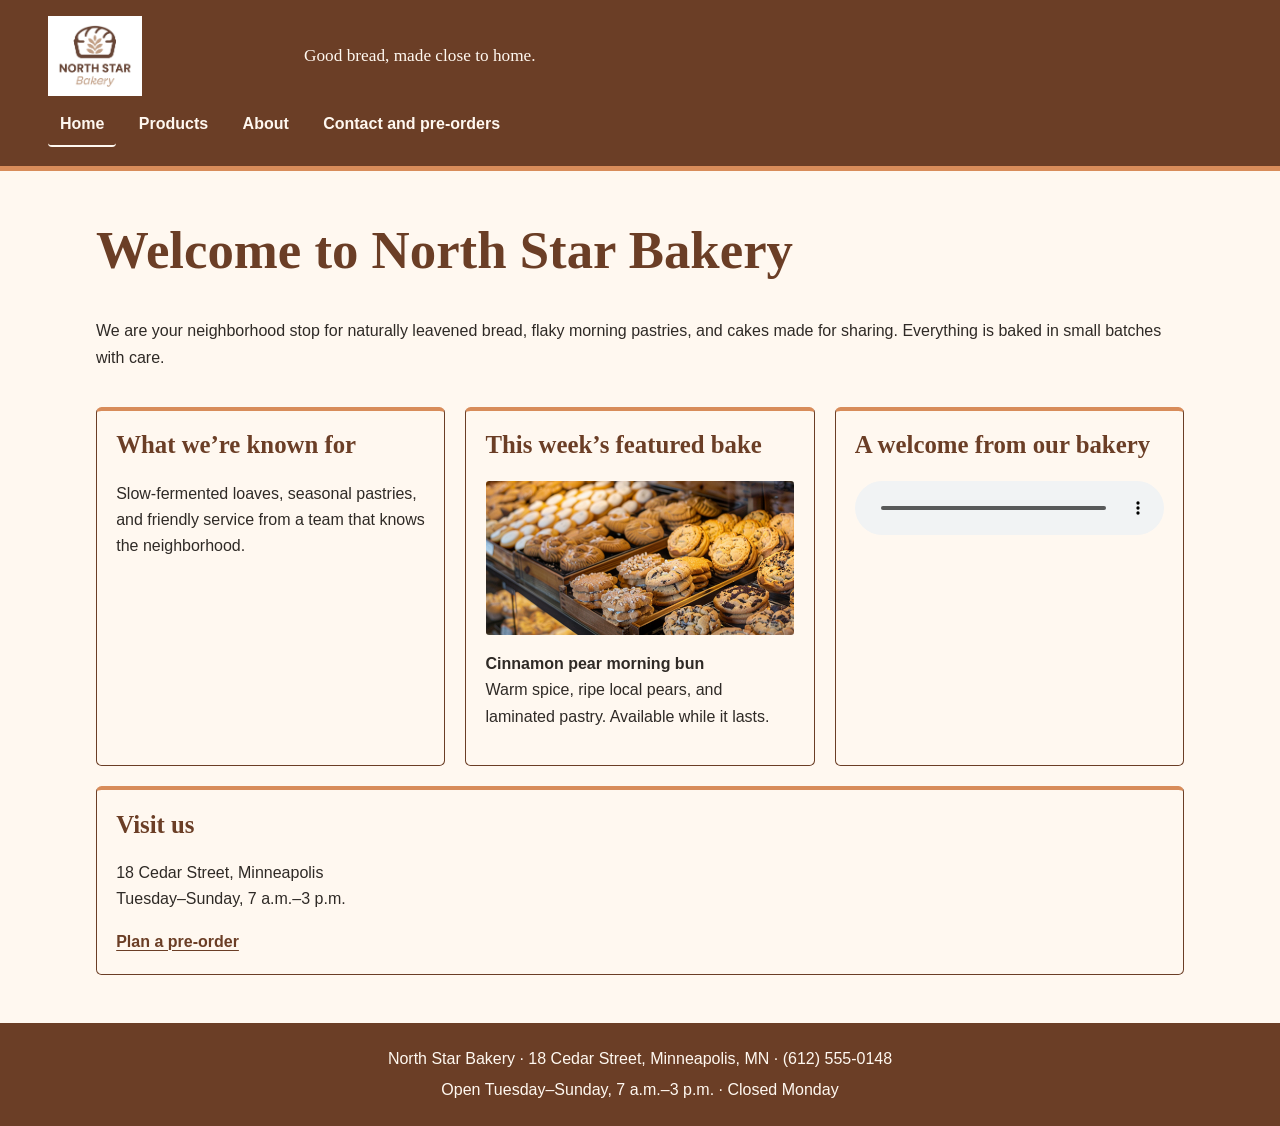
<file: index.html>
<!DOCTYPE html>
<html lang="en">
<head>
  <meta charset="utf-8">
  <meta name="viewport" content="width=device-width, initial-scale=1">
  <meta name="description" content="Naturally leavened bread, seasonal pastries, and celebration cakes from North Star Bakery in Minneapolis.">
  <link rel="stylesheet" href="styles.css">
  <title>Welcome | North Star Bakery</title>
</head>
<body>
  <a class="skip-link" href="#main-content">Skip to content</a>
  <header class="site-header">
    <a href="index.html" aria-label="North Star Bakery home"><img src="assets/bakery-logo.png" alt="North Star Bakery"></a>
    <p>Good bread, made close to home.</p>
    <nav class="site-nav" aria-label="Main navigation">
      <ul>
        <li><a href="index.html" aria-current="page">Home</a></li>
        <li><a href="services.html">Products</a></li>
        <li><a href="about.html">About</a></li>
        <li><a href="contact.html">Contact and pre-orders</a></li>
      </ul>
    </nav>
  </header>
  <main id="main-content">
    <h1>Welcome to North Star Bakery</h1>
    <div class="content-grid">
      <p>We are your neighborhood stop for naturally leavened bread, flaky morning pastries, and cakes made for sharing. Everything is baked in small batches with care.</p>
      <section aria-labelledby="known-for">
        <h2 id="known-for">What we’re known for</h2>
        <p>Slow-fermented loaves, seasonal pastries, and friendly service from a team that knows the neighborhood.</p>
      </section>
      <section aria-labelledby="featured">
        <h2 id="featured">This week’s featured bake</h2>
        <picture>
          <source media="(max-width: 600px)" srcset="assets/bakery-feature-small.png">
          <source media="(min-width: 601px)" srcset="assets/bakery-feature-large.png">
          <img src="assets/bakery-feature-large.png" alt="Cinnamon pear morning buns on the bakery counter">
        </picture>
        <p><strong>Cinnamon pear morning bun</strong><br>Warm spice, ripe local pears, and laminated pastry. Available while it lasts.</p>
      </section>
      <section aria-labelledby="welcome-audio">
        <h2 id="welcome-audio">A welcome from our bakery</h2>
        <audio controls preload="metadata">
          <source src="assets/bakery-welcome.mp3" type="audio/mpeg">
          Your browser does not support the audio player. Please visit us at 18 Cedar Street or call (612) 555-0148.
        </audio>
      </section>
      <section aria-labelledby="visit">
        <h2 id="visit">Visit us</h2>
        <p>18 Cedar Street, Minneapolis<br>Tuesday–Sunday, 7 a.m.–3 p.m.</p>
        <a class="text-link" href="contact.html">Plan a pre-order</a>
      </section>
    </div>
  </main>
  <footer class="site-footer">
    <p>North Star Bakery · 18 Cedar Street, Minneapolis, MN · (612) 555-0148</p>
    <p>Open Tuesday–Sunday, 7 a.m.–3 p.m. · Closed Monday</p>
  </footer>
</body>
</html>
</file>
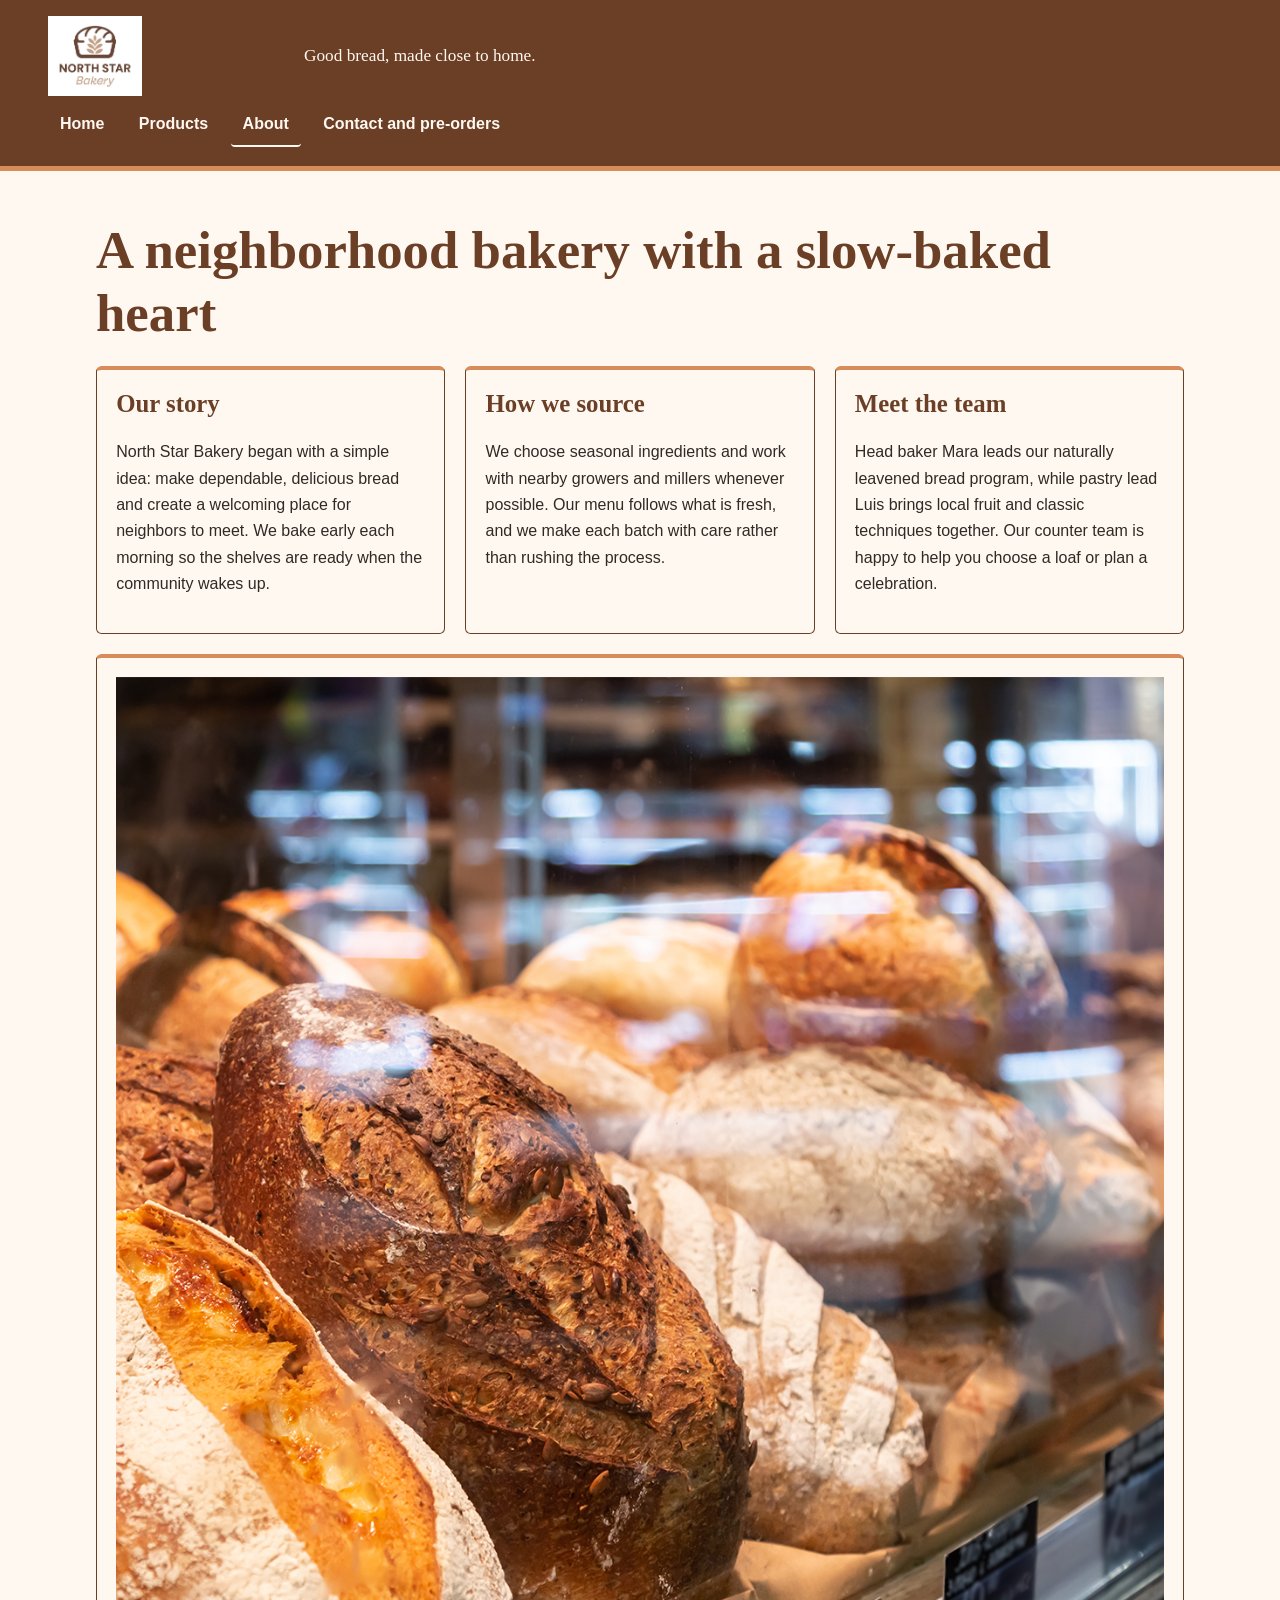
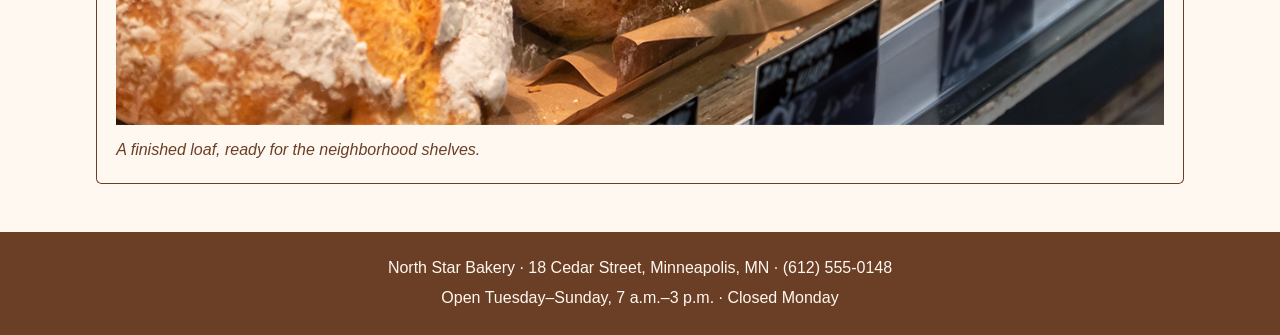
<file: about.html>
<!DOCTYPE html>
<html lang="en">
<head>
  <meta charset="utf-8">
  <meta name="viewport" content="width=device-width, initial-scale=1">
  <meta name="description" content="Learn about North Star Bakery's neighborhood roots, local sourcing, and dedicated baking team.">
  <link rel="stylesheet" href="styles.css">
  <title>About us | North Star Bakery</title>
</head>
<body>
  <a class="skip-link" href="#main-content">Skip to content</a>
  <header class="site-header">
    <a href="index.html" aria-label="North Star Bakery home"><img src="assets/bakery-logo.png" alt="North Star Bakery"></a>
    <p>Good bread, made close to home.</p>
    <nav class="site-nav" aria-label="Main navigation">
      <ul>
        <li><a href="index.html">Home</a></li>
        <li><a href="services.html">Products</a></li>
        <li><a href="about.html" aria-current="page">About</a></li>
        <li><a href="contact.html">Contact and pre-orders</a></li>
      </ul>
    </nav>
  </header>
  <main id="main-content">
    <h1>A neighborhood bakery with a slow-baked heart</h1>
    <div class="content-grid">
      <section><h2>Our story</h2><p>North Star Bakery began with a simple idea: make dependable, delicious bread and create a welcoming place for neighbors to meet. We bake early each morning so the shelves are ready when the community wakes up.</p></section>
      <section><h2>How we source</h2><p>We choose seasonal ingredients and work with nearby growers and millers whenever possible. Our menu follows what is fresh, and we make each batch with care rather than rushing the process.</p></section>
      <section><h2>Meet the team</h2><p>Head baker Mara leads our naturally leavened bread program, while pastry lead Luis brings local fruit and classic techniques together. Our counter team is happy to help you choose a loaf or plan a celebration.</p></section>
      <figure><img src="assets/bakery-bread.png" alt="A freshly baked loaf cooling after the morning bake"><figcaption>A finished loaf, ready for the neighborhood shelves.</figcaption></figure>
    </div>
  </main>
  <footer class="site-footer">
    <p>North Star Bakery · 18 Cedar Street, Minneapolis, MN · (612) 555-0148</p>
    <p>Open Tuesday–Sunday, 7 a.m.–3 p.m. · Closed Monday</p>
  </footer>
</body>
</html>
</file>
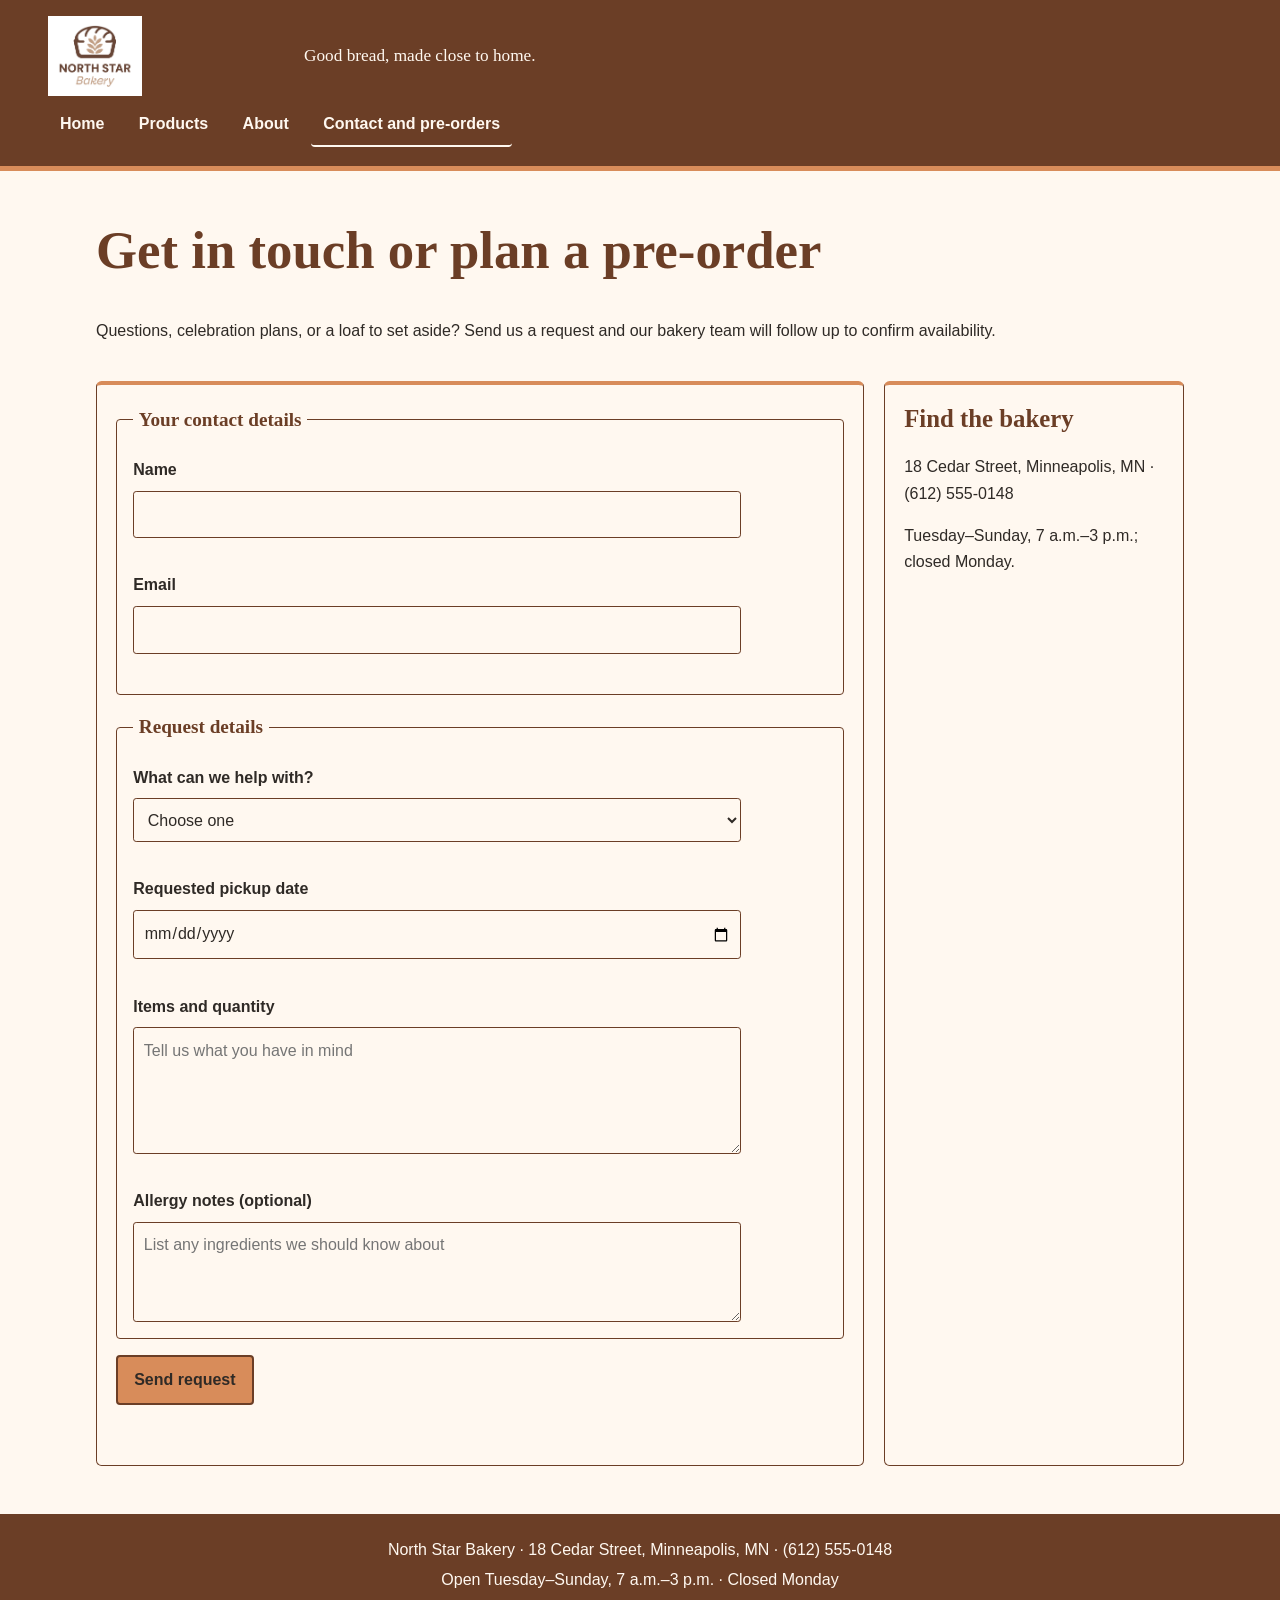
<file: contact.html>
<!DOCTYPE html>
<html lang="en">
<head>
  <meta charset="utf-8">
  <meta name="viewport" content="width=device-width, initial-scale=1">
  <meta name="description" content="Contact North Star Bakery or request bread, pastry, and celebration cake pre-orders.">
  <link rel="stylesheet" href="styles.css">
  <title>Contact and pre-orders | North Star Bakery</title>
</head>
<body>
  <a class="skip-link" href="#main-content">Skip to content</a>
  <header class="site-header">
    <a href="index.html" aria-label="North Star Bakery home"><img src="assets/bakery-logo.png" alt="North Star Bakery"></a>
    <p>Good bread, made close to home.</p>
    <nav class="site-nav" aria-label="Main navigation">
      <ul>
        <li><a href="index.html">Home</a></li>
        <li><a href="services.html">Products</a></li>
        <li><a href="about.html">About</a></li>
        <li><a href="contact.html" aria-current="page">Contact and pre-orders</a></li>
      </ul>
    </nav>
  </header>
  <main id="main-content">
    <h1>Get in touch or plan a pre-order</h1>
    <div class="content-grid">
      <p>Questions, celebration plans, or a loaf to set aside? Send us a request and our bakery team will follow up to confirm availability.</p>
      <form id="preorder-form" action="#" method="get" novalidate>
        <fieldset>
          <legend>Your contact details</legend>
          <label for="name">Name</label><input id="name" name="name" type="text" autocomplete="name" required minlength="2" aria-describedby="name-error">
          <span id="name-error" class="field-error"></span>
          <label for="email">Email</label><input id="email" name="email" type="email" autocomplete="email" required aria-describedby="email-error">
          <span id="email-error" class="field-error"></span>
        </fieldset>
        <fieldset>
          <legend>Request details</legend>
          <label for="request-type">What can we help with?</label>
          <select id="request-type" name="request-type" required aria-describedby="request-type-error"><option value="">Choose one</option><option value="pre-order">Pre-order</option><option value="question">General question</option><option value="event">Event or cake inquiry</option></select>
          <span id="request-type-error" class="field-error"></span>
          <label for="pickup-date">Requested pickup date</label><input id="pickup-date" name="pickup-date" type="date" required aria-describedby="pickup-date-error">
          <span id="pickup-date-error" class="field-error"></span>
          <label for="details">Items and quantity</label><textarea id="details" name="details" rows="4" required minlength="5" placeholder="Tell us what you have in mind" aria-describedby="details-error"></textarea>
          <span id="details-error" class="field-error"></span>
          <label for="allergies">Allergy notes (optional)</label><textarea id="allergies" name="allergies" rows="3" placeholder="List any ingredients we should know about"></textarea>
        </fieldset>
        <button type="submit">Send request</button>
        <p id="form-status" class="form-status" role="status" aria-live="polite"></p>
      </form>
      <section><h2>Find the bakery</h2><p>18 Cedar Street, Minneapolis, MN · (612) 555-0148</p><p>Tuesday–Sunday, 7 a.m.–3 p.m.; closed Monday.</p></section>
    </div>
  </main>
  <footer class="site-footer">
    <p>North Star Bakery · 18 Cedar Street, Minneapolis, MN · (612) 555-0148</p>
    <p>Open Tuesday–Sunday, 7 a.m.–3 p.m. · Closed Monday</p>
  </footer>
  <script src="app.js" defer></script>
</body>
</html>
</file>
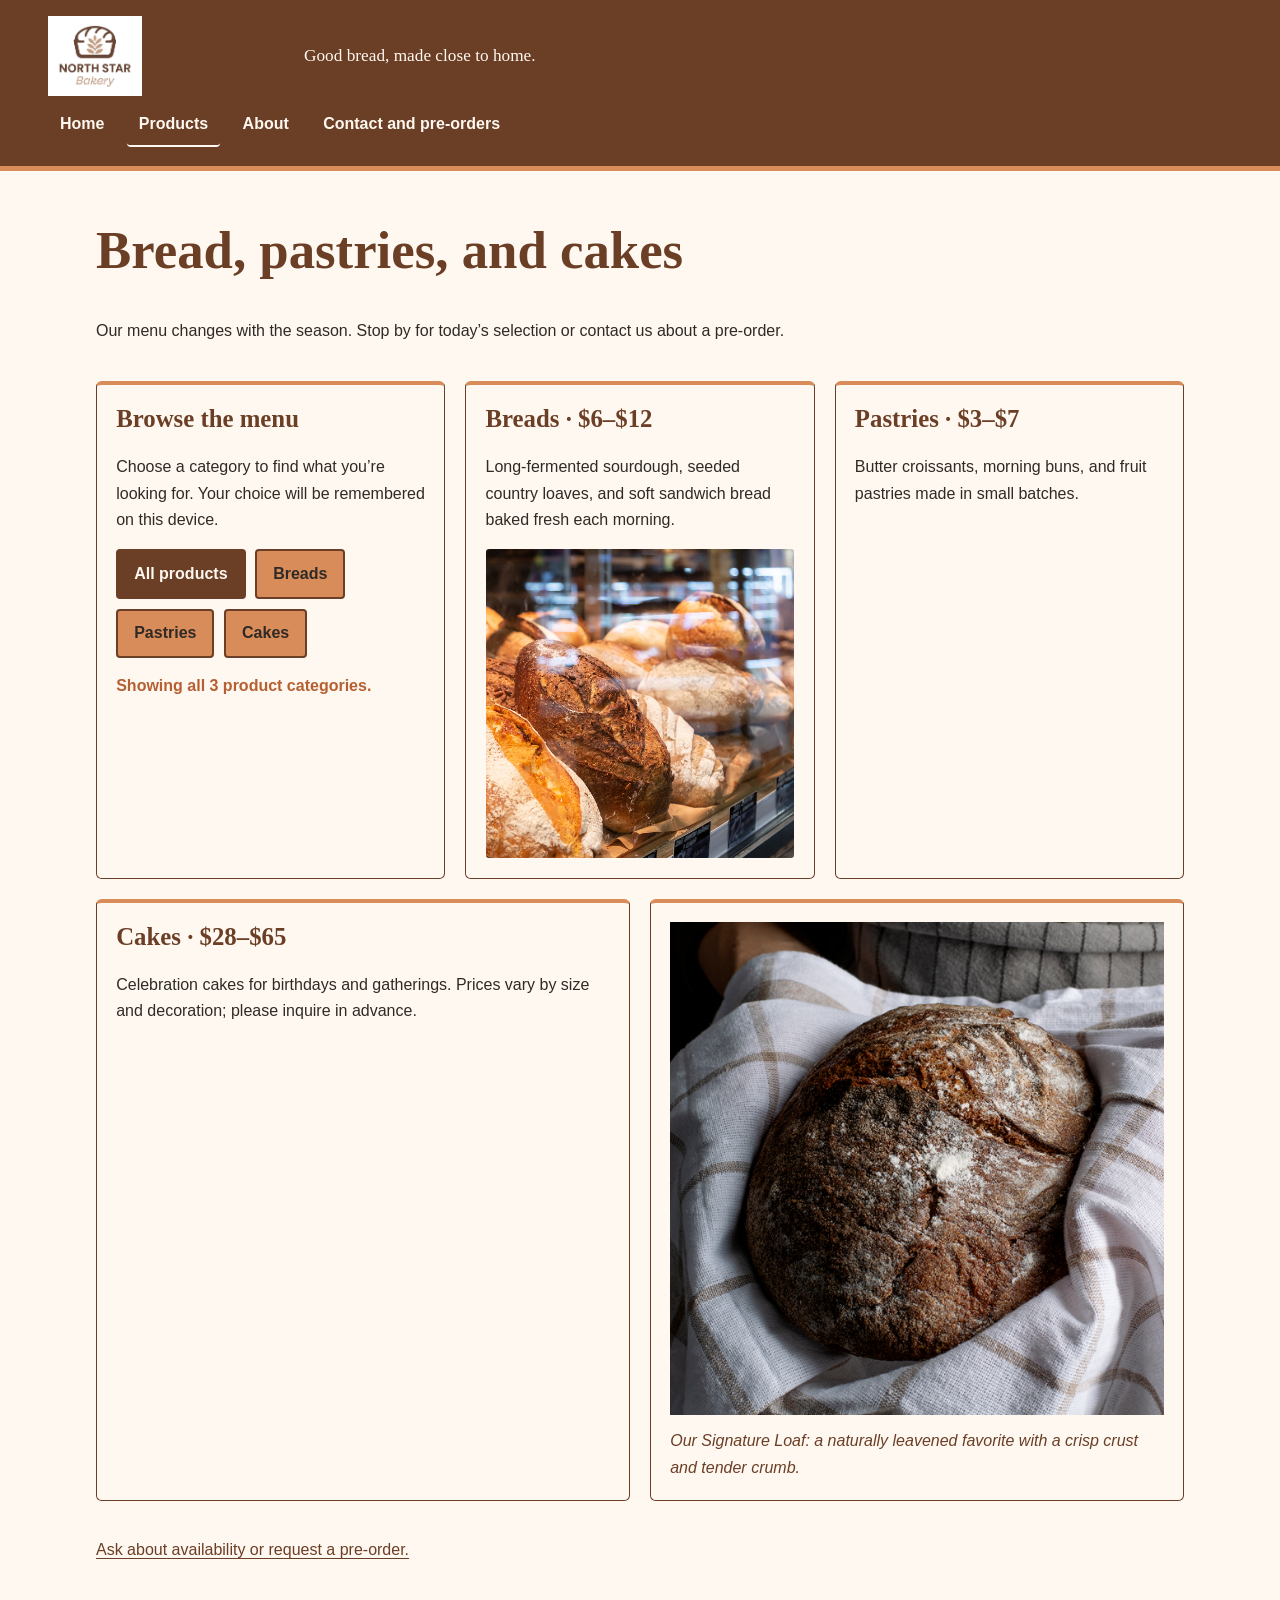
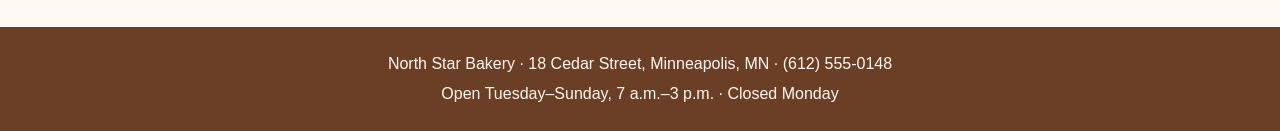
<file: services.html>
<!DOCTYPE html>
<html lang="en">
<head>
  <meta charset="utf-8">
  <meta name="viewport" content="width=device-width, initial-scale=1">
  <link rel="stylesheet" href="styles.css">
  <title>Products | North Star Bakery</title>
</head>
<body>
  <a class="skip-link" href="#main-content">Skip to content</a>
  <header class="site-header">
    <a href="index.html"><img src="assets/bakery-logo.png" alt="North Star Bakery"></a>
    <p>Good bread, made close to home.</p>
<nav class="site-nav" aria-label="Main navigation">
      <ul>
        <li><a href="index.html">Home</a></li>
        <li><a href="services.html" aria-current="page">Products</a></li>
        <li><a href="about.html">About</a></li>
        <li><a href="contact.html">Contact and pre-orders</a></li>
      </ul>
    </nav>
  </header>
  <main id="main-content">
    <h1>Bread, pastries, and cakes</h1>
    <div class="content-grid">
    <p>Our menu changes with the season. Stop by for today’s selection or contact us about a pre-order.</p>
    <section class="product-filters" aria-labelledby="filter-heading">
      <h2 id="filter-heading">Browse the menu</h2>
      <p>Choose a category to find what you’re looking for. Your choice will be remembered on this device.</p>
      <div class="filter-options" role="group" aria-label="Filter products by category">
        <button type="button" data-filter="all" aria-pressed="true">All products</button>
        <button type="button" data-filter="bread" aria-pressed="false">Breads</button>
        <button type="button" data-filter="pastry" aria-pressed="false">Pastries</button>
        <button type="button" data-filter="cake" aria-pressed="false">Cakes</button>
      </div>
      <p id="filter-status" class="form-status" role="status" aria-live="polite"></p>
    </section>
    <section id="breads" class="product-category"><h2>Breads · $6–$12</h2><p>Long-fermented sourdough, seeded country loaves, and soft sandwich bread baked fresh each morning.</p><img src="assets/bakery-bread.png" alt="Rustic freshly baked artisan bread"></section>
    <section id="pastries" class="product-category"><h2>Pastries · $3–$7</h2><p>Butter croissants, morning buns, and fruit pastries made in small batches.</p></section>
    <section id="cakes" class="product-category"><h2>Cakes · $28–$65</h2><p>Celebration cakes for birthdays and gatherings. Prices vary by size and decoration; please inquire in advance.</p></section>
    <figure><img src="assets/bakery-signature-loaf.png" alt="North Star Bakery’s signature golden-crusted sourdough loaf"><figcaption>Our Signature Loaf: a naturally leavened favorite with a crisp crust and tender crumb.</figcaption></figure>
    <p><a href="contact.html">Ask about availability or request a pre-order.</a></p>
    </div>
  </main>
  <footer class="site-footer">
    <p>North Star Bakery · 18 Cedar Street, Minneapolis, MN · (612) 555-0148</p>
    <p>Open Tuesday–Sunday, 7 a.m.–3 p.m. · Closed Monday</p>
  </footer>
  <script src="app.js" defer></script>
</body>
</html>
</file>
<file: styles.css>
/* North Star Bakery: a warm, readable palette shared across every page. */
:root {
  color-scheme: light;
  --cream: #FFF8F0;
  --brown: #6B3E26;
  --peach: #D88C5A;
  --charcoal: #2F2A26;
  --accent-dark: #B65F32;
  --content-width: 68rem;
}

* { box-sizing: border-box; }
html { scroll-behavior: smooth; }
body {
  margin: 0;
  min-height: 100vh;
  display: flex;
  flex-direction: column;
  background: var(--cream);
  color: var(--charcoal);
  font-family: Arial, Helvetica, sans-serif;
  font-size: 1rem;
  line-height: 1.65;
}
img { display: block; max-width: 100%; height: auto; }
a { color: var(--brown); text-decoration-thickness: 0.08em; text-underline-offset: 0.18em; }
a:hover { color: var(--charcoal); }
a:focus-visible, button:focus-visible, input:focus-visible, select:focus-visible, textarea:focus-visible {
  outline: 3px solid var(--peach);
  outline-offset: 3px;
}
.skip-link {
  position: absolute; top: 0.5rem; left: 0.5rem; z-index: 2;
  padding: 0.55rem 0.8rem; transform: translateY(-160%);
  background: var(--cream); color: var(--charcoal); border: 2px solid var(--brown);
}
.skip-link:focus { transform: translateY(0); }
.site-header {
  padding: 1rem clamp(1rem, 4vw, 3rem) 1.2rem;
  background: var(--brown); color: var(--cream);
  border-bottom: 0.35rem solid var(--peach);
}
.site-header > a:first-child { display: inline-block; }
.site-header img { width: min(14rem, 65vw); max-height: 5rem; object-fit: contain; object-position: left center; }
.site-header p { margin: 0.45rem 0 1rem; font-family: Georgia, 'Times New Roman', serif; font-size: 1.08rem; }
.site-nav ul {
  display: flex; flex-wrap: wrap; gap: 0.4rem;
  margin: 0; padding: 0; list-style: none;
}
.site-nav a {
  display: block; padding: 0.45rem 0.75rem; border-radius: 0.25rem;
  color: var(--cream); font-weight: 700; text-decoration: none;
}
.site-nav a:hover, .site-nav a:focus-visible { background: var(--peach); color: var(--charcoal); }
.site-nav a[aria-current="page"] { border-bottom: 2px solid var(--cream); }
main { width: min(100% - 2rem, var(--content-width)); margin: 0 auto; padding: 2rem 0 3rem; flex: 1; }
h1, h2 { color: var(--brown); font-family: Georgia, 'Times New Roman', serif; line-height: 1.2; }
h1 { margin: 0 0 1.25rem; font-size: clamp(2rem, 7vw, 3.3rem); }
h2 { margin-top: 0; font-size: 1.55rem; }
.content-grid { display: flex; flex-direction: column; gap: 1.1rem; }
.content-grid > p, .content-grid > audio { width: 100%; }
.content-grid > section, .content-grid > figure, .content-grid > form {
  margin: 0; padding: 1.2rem; border: 1px solid var(--brown);
  border-top: 0.3rem solid var(--peach); border-radius: 0.35rem;
  background: var(--cream);
}
.content-grid section img { margin-top: 0.8rem; border-radius: 0.2rem; }
.content-grid picture, .content-grid figure img { display: block; }
.content-grid figure figcaption { margin-top: 0.8rem; color: var(--brown); font-style: italic; }
audio { width: min(100%, 35rem); }
form { width: 100%; }
fieldset { display: grid; gap: 0.25rem; margin: 0 0 1rem; padding: 1rem; border: 1px solid var(--brown); border-radius: 0.25rem; }
legend { padding: 0 0.35rem; color: var(--brown); font-family: Georgia, 'Times New Roman', serif; font-size: 1.2rem; font-weight: 700; }
label { display: inline-block; margin: 0.35rem 0 0.2rem; font-weight: 700; }
input, select, textarea {
  width: 100%; max-width: 38rem; min-height: 2.75rem; padding: 0.6rem;
  border: 1px solid var(--brown); border-radius: 0.2rem;
  background: var(--cream); color: var(--charcoal); font: inherit;
}
textarea { min-height: 6rem; resize: vertical; }
button {
  min-height: 2.8rem; padding: 0.6rem 1rem; border: 2px solid var(--brown);
  border-radius: 0.25rem; background: var(--peach); color: var(--charcoal);
  font: inherit; font-weight: 700; cursor: pointer;
}
button:hover { background: var(--brown); color: var(--cream); }
.filter-options { display: flex; flex-wrap: wrap; gap: 0.6rem; }
.filter-options button[aria-pressed="true"] { background: var(--brown); color: var(--cream); }
.field-error { min-height: 1.4em; color: #9B2C20; font-size: 0.92rem; font-weight: 700; }
input[aria-invalid="true"], select[aria-invalid="true"], textarea[aria-invalid="true"] { border: 2px solid #9B2C20; }
.text-link { font-weight: 700; }
.form-status { min-height: 1.65em; margin: 0.9rem 0 0; color: var(--accent-dark); font-weight: 700; }
.site-footer { padding: 1.2rem 1rem; background: var(--brown); color: var(--cream); text-align: center; }
.site-footer p { margin: 0.25rem auto; }

@media (min-width: 48rem) {
  .site-header { display: flex; align-items: center; flex-wrap: wrap; gap: 0.5rem 2rem; }
  .site-header > a:first-child { flex: 0 0 auto; }
  .site-header p { flex: 1 1 15rem; margin: 0; }
  .site-nav { flex: 1 0 100%; }
  .site-nav ul { gap: 0.65rem; }
  main { padding-top: 3rem; }
  .content-grid { flex-direction: row; flex-wrap: wrap; align-items: stretch; gap: 1.25rem; }
  .content-grid > p { flex: 1 1 100%; }
  .content-grid > section, .content-grid > figure { flex: 1 1 18rem; }
  .content-grid > form { flex: 1 1 100%; max-width: 48rem; }
}
</file>
